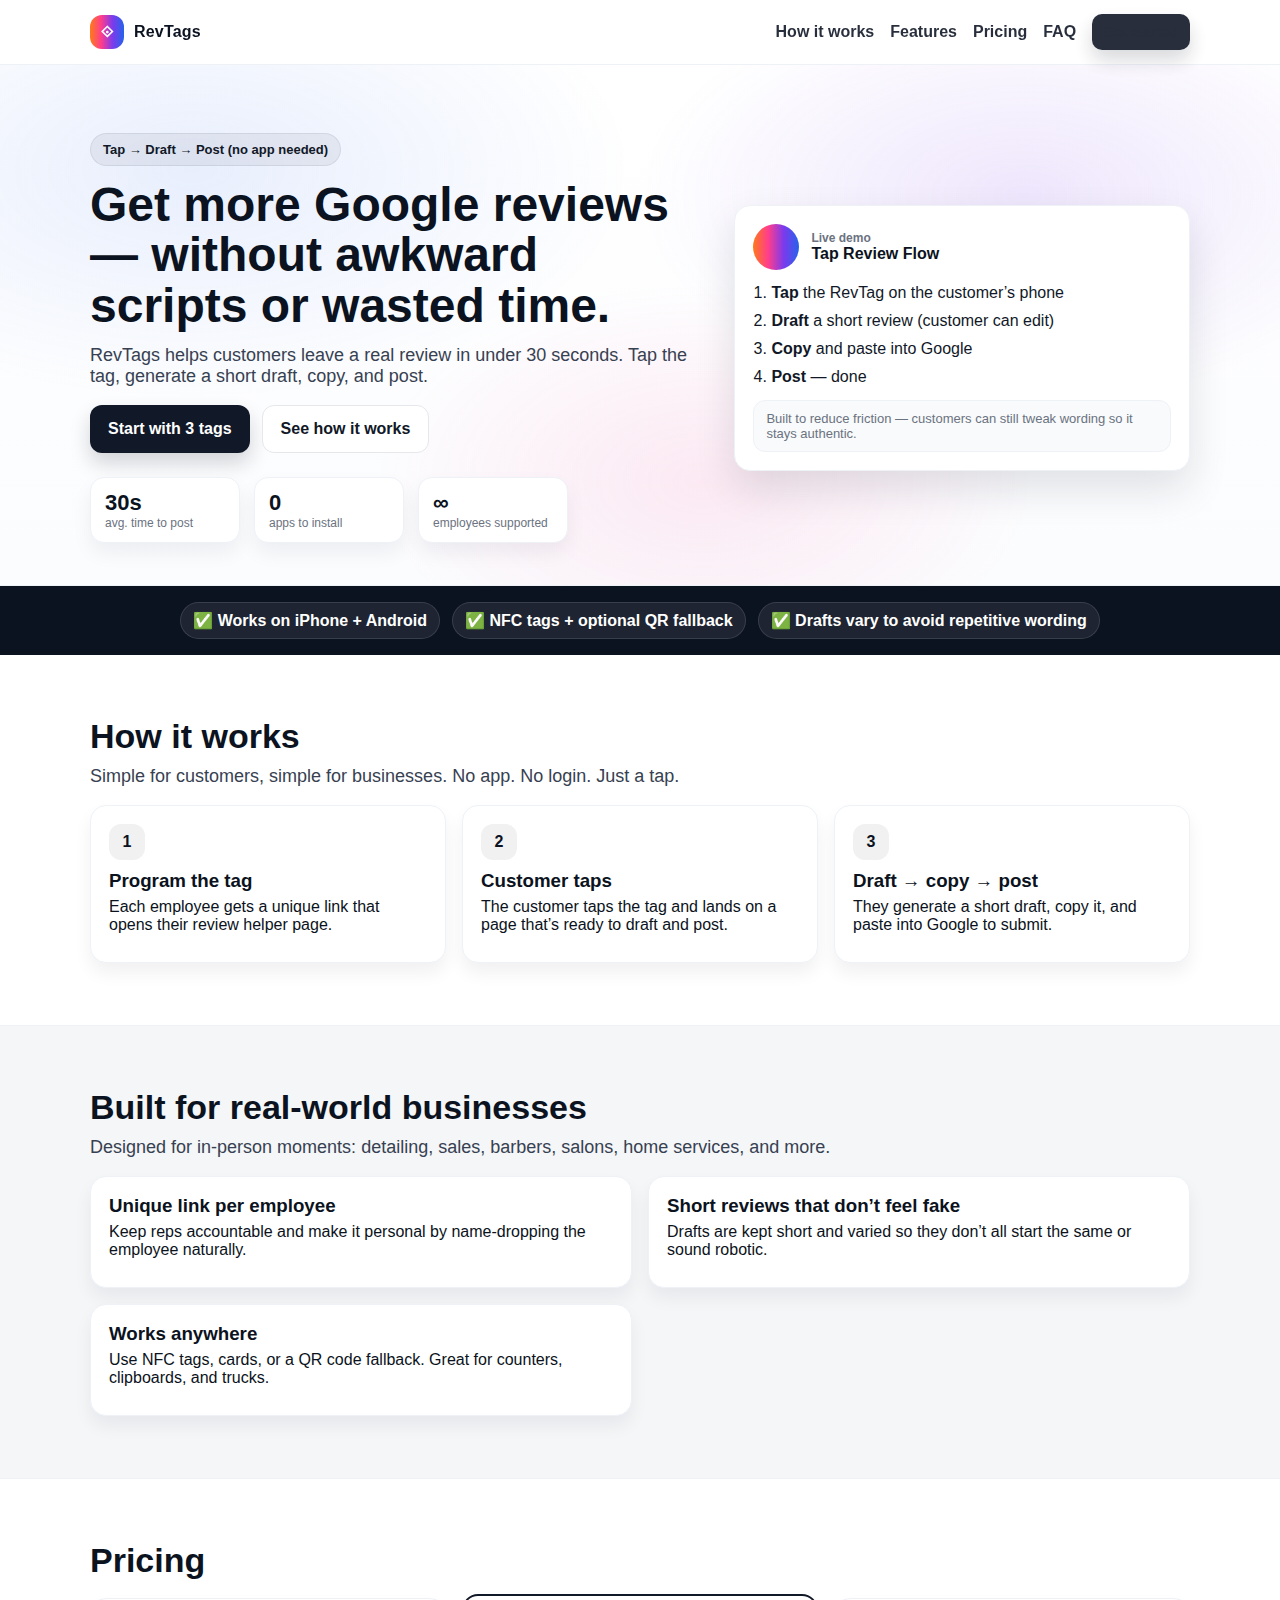
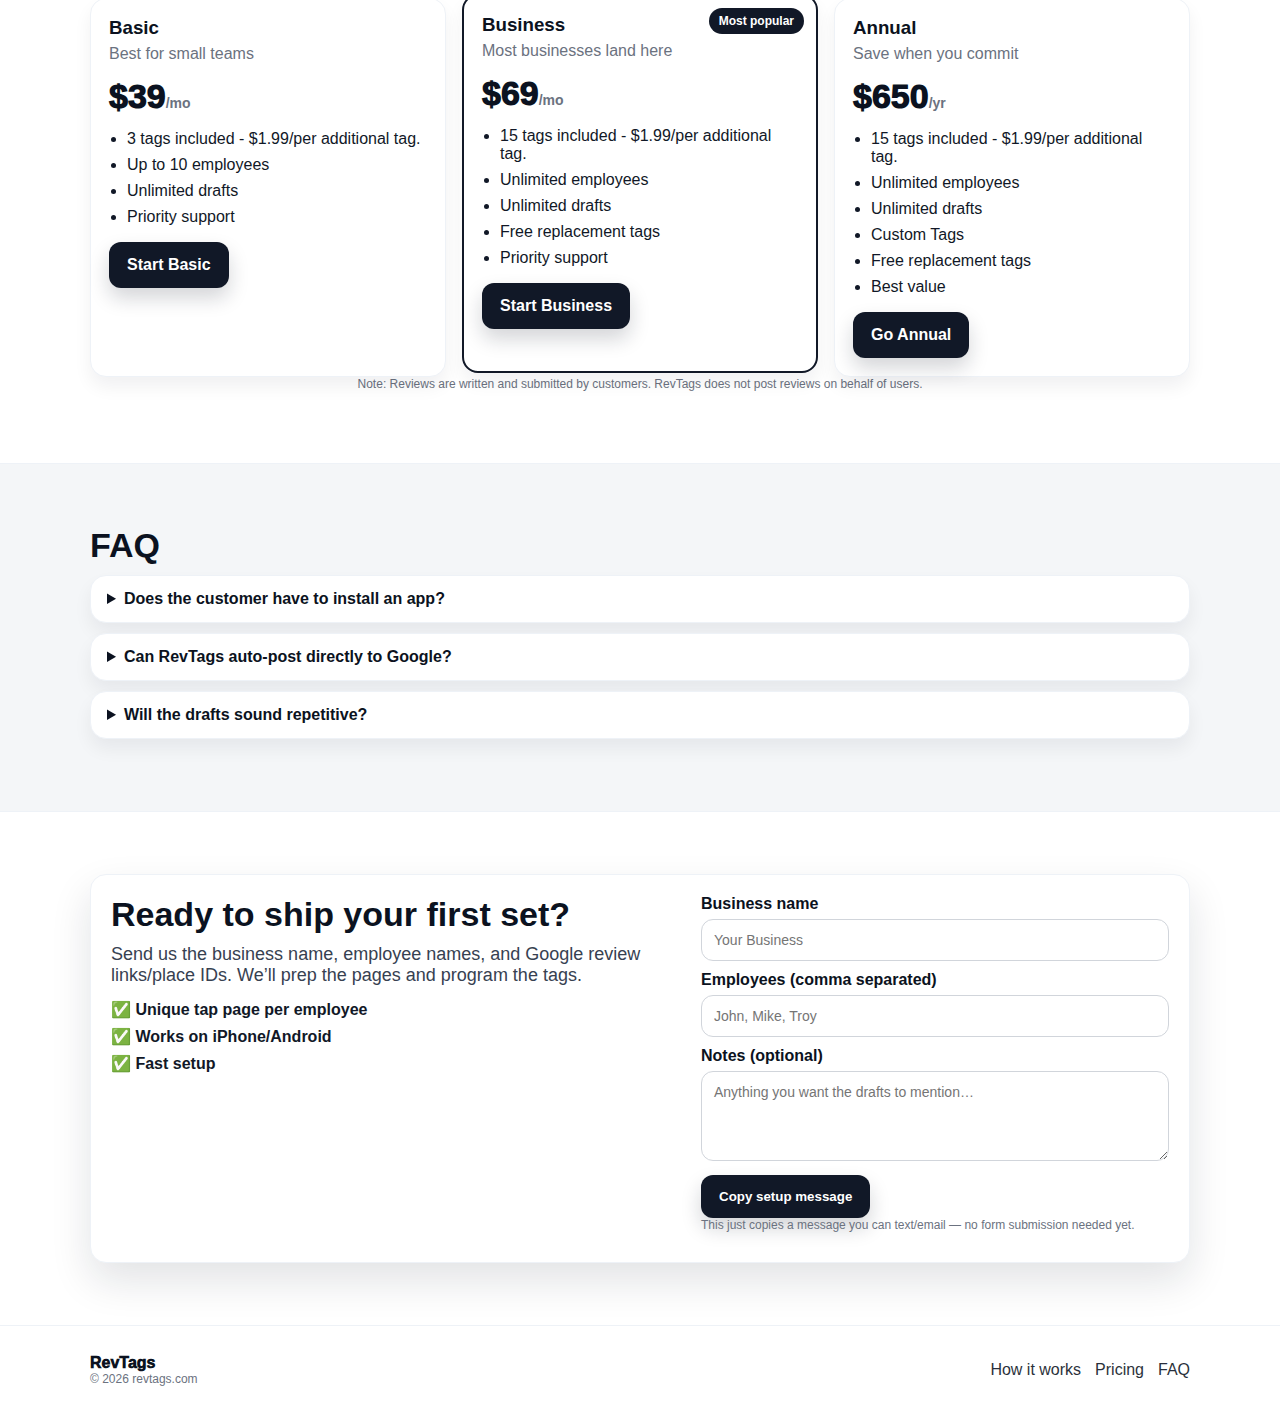
<file: index.html>
<!doctype html>
<html lang="en">
<head>
  <meta charset="UTF-8" />
  <meta name="viewport" content="width=device-width, initial-scale=1" />
  <meta name="description" content="RevTags makes it effortless for customers to leave a real Google review in under 30 seconds — tap, draft, post." />
  <title>RevTags — Tap. Draft. Post.</title>

  <!-- Marketing styles (do NOT replace styles.css; that one is for /r pages) -->
  <link rel="stylesheet" href="marketing.css" />

  <!-- Optional: Add a favicon later -->
  <!-- <link rel="icon" href="/favicon.ico" /> -->
</head>

<body>
  <!-- Top bar -->
  <header class="topbar">
    <div class="container topbar-inner">
      <a class="brand" href="/">
        <span class="brand-mark" aria-hidden="true">⟐</span>
        <span class="brand-name">RevTags</span>
      </a>

      <button class="nav-toggle" id="navToggle" aria-label="Open menu" aria-expanded="false">
        <span></span><span></span><span></span>
      </button>

      <nav class="nav" id="nav">
        <a href="#how">How it works</a>
        <a href="#features">Features</a>
        <a href="#pricing">Pricing</a>
        <a href="#faq">FAQ</a>
        <a class="btn btn-small" href="#contact">Get started</a>
      </nav>
    </div>
  </header>

  <!-- Hero -->
  <main>
    <section class="hero">
      <div class="container hero-grid">
        <div class="hero-copy">
          <div class="pill">Tap → Draft → Post (no app needed)</div>
          <h1>Get more Google reviews — without awkward scripts or wasted time.</h1>
          <p class="sub">
            RevTags helps customers leave a real review in under 30 seconds.
            Tap the tag, generate a short draft, copy, and post.
          </p>

          <div class="cta-row">
            <a class="btn" href="#contact">Start with 3 tags</a>
            <a class="btn btn-ghost" href="#how">See how it works</a>
          </div>

          <div class="trust-row">
            <div class="trust-item">
              <div class="trust-num">30s</div>
              <div class="trust-label">avg. time to post</div>
            </div>
            <div class="trust-item">
              <div class="trust-num">0</div>
              <div class="trust-label">apps to install</div>
            </div>
            <div class="trust-item">
              <div class="trust-num">∞</div>
              <div class="trust-label">employees supported</div>
            </div>
          </div>
        </div>

        <div class="hero-card">
          <div class="demo">
            <div class="demo-top">
              <div class="tag-dot"></div>
              <div class="demo-title">
                <div class="demo-kicker">Live demo</div>
                <div class="demo-head">Tap Review Flow</div>
              </div>
            </div>

            <ol class="demo-steps">
              <li><strong>Tap</strong> the RevTag on the customer’s phone</li>
              <li><strong>Draft</strong> a short review (customer can edit)</li>
              <li><strong>Copy</strong> and paste into Google</li>
              <li><strong>Post</strong> — done</li>
            </ol>

            <div class="demo-note">
              Built to reduce friction — customers can still tweak wording so it stays authentic.
            </div>
          </div>
        </div>
      </div>
    </section>

    <!-- Social proof / credibility -->
    <section class="strip">
      <div class="container strip-inner">
        <div class="strip-item">✅ Works on iPhone + Android</div>
        <div class="strip-item">✅ NFC tags + optional QR fallback</div>
        <div class="strip-item">✅ Drafts vary to avoid repetitive wording</div>
      </div>
    </section>

    <!-- How it works -->
    <section class="section" id="how">
      <div class="container">
        <h2>How it works</h2>
        <p class="lead">Simple for customers, simple for businesses. No app. No login. Just a tap.</p>

        <div class="grid-3">
          <div class="cardx">
            <div class="icon">1</div>
            <h3>Program the tag</h3>
            <p>Each employee gets a unique link that opens their review helper page.</p>
          </div>

          <div class="cardx">
            <div class="icon">2</div>
            <h3>Customer taps</h3>
            <p>The customer taps the tag and lands on a page that’s ready to draft and post.</p>
          </div>

          <div class="cardx">
            <div class="icon">3</div>
            <h3>Draft → copy → post</h3>
            <p>They generate a short draft, copy it, and paste into Google to submit.</p>
          </div>
        </div>
      </div>
    </section>

    <!-- Features -->
    <section class="section soft" id="features">
      <div class="container">
        <h2>Built for real-world businesses</h2>
        <p class="lead">Designed for in-person moments: detailing, sales, barbers, salons, home services, and more.</p>

        <div class="grid-2">
          <div class="feature">
            <h3>Unique link per employee</h3>
            <p>Keep reps accountable and make it personal by name-dropping the employee naturally.</p>
          </div>

          <div class="feature">
            <h3>Short reviews that don’t feel fake</h3>
            <p>Drafts are kept short and varied so they don’t all start the same or sound robotic.</p>
          </div>

      
          <div class="feature">
            <h3>Works anywhere</h3>
            <p>Use NFC tags, cards, or a QR code fallback. Great for counters, clipboards, and trucks.</p>
          </div>
        </div>


    </section>

    <!-- Pricing -->
    <section class="section" id="pricing">
      <div class="container">
        <h2>Pricing</h2>

        <div class="pricing-grid">
          <div class="price">
            <div class="price-head">
              <h3>Basic</h3>
              <p class="muted">Best for small teams</p>
            </div>
            <div class="price-num">$39<span>/mo</span></div>
            <ul>
              <li>3 tags included - $1.99/per additional tag. </li>
              <li>Up to 10 employees</li>
              <li>Unlimited drafts</li>
              <li>Priority support</li>
            </ul>
            <a class="btn" href="#contact">Start Basic</a>
          </div>

          <div class="price featured">
            <div class="badge">Most popular</div>
            <div class="price-head">
              <h3>Business</h3>
              <p class="muted">Most businesses land here</p>
            </div>
            <div class="price-num">$69<span>/mo</span></div>
            <ul>
              <li>15 tags included - $1.99/per additional tag. </li>
              <li>Unlimited employees</li>
              <li>Unlimited drafts</li>
               <li>Free replacement tags</li>
              <li>Priority support</li>
            </ul>
            <a class="btn" href="#contact">Start Business</a>
          </div>

          <div class="price">
            <div class="price-head">
              <h3>Annual</h3>
              <p class="muted">Save when you commit</p>
            </div>
            <div class="price-num">$650<span>/yr</span></div>
            <ul>
              <li>15 tags included - $1.99/per additional tag. </li>
              <li>Unlimited employees</li>
              <li>Unlimited drafts</li>
              <li>Custom Tags</li>
              <li>Free replacement tags</li>
              <li>Best value</li>
            </ul>
            <a class="btn" href="#contact">Go Annual</a>
          </div>
        </div>

        <p class="tiny muted center">
          Note: Reviews are written and submitted by customers. RevTags does not post reviews on behalf of users.
        </p>
      </div>
    </section>

    <!-- FAQ -->
    <section class="section soft" id="faq">
      <div class="container">
        <h2>FAQ</h2>
        <div class="faq">
          <details>
            <summary>Does the customer have to install an app?</summary>
            <p>No. The tag opens a web page. The customer can draft, copy, and paste into Google.</p>
          </details>

          <details>
            <summary>Can RevTags auto-post directly to Google?</summary>
            <p>No — and that’s intentional. The customer submits the review themselves, which keeps things cleaner and more compliant.</p>
          </details>

          <details>
            <summary>Will the drafts sound repetitive?</summary>
            <p>You can tune the AI prompt so reviews stay short, varied, and realistic. Customers can also edit before posting.</p>
          </details>
        </div>
      </div>
    </section>

    <!-- Contact / CTA -->
    <section class="section" id="contact">
      <div class="container">
        <div class="contact">
          <div class="contact-copy">
            <h2>Ready to ship your first set?</h2>
            <p class="lead">
              Send us the business name, employee names, and Google review links/place IDs.
              We’ll prep the pages and program the tags.
            </p>

            <div class="mini-list">
              <div>✅ Unique tap page per employee</div>
              <div>✅ Works on iPhone/Android</div>
              <div>✅ Fast setup</div>
            </div>
          </div>

          <form class="contact-form" onsubmit="return false;">
            <label>
              Business name
              <input id="biz" type="text" placeholder="Your Business" />
            </label>

            <label>
              Employees (comma separated)
              <input id="emps" type="text" placeholder="John, Mike, Troy" />
            </label>

            <label>
              Notes (optional)
              <textarea id="notes" rows="4" placeholder="Anything you want the drafts to mention…"></textarea>
            </label>

            <button class="btn" id="copyEmailBtn" type="button">Copy setup message</button>
            <p class="tiny muted">
              This just copies a message you can text/email — no form submission needed yet.
            </p>
          </form>
        </div>
      </div>
    </section>

    <footer class="footer">
      <div class="container footer-inner">
        <div>
          <div class="footer-brand">RevTags</div>
          <div class="tiny muted">© <span id="year"></span> revtags.com</div>
        </div>
        <div class="footer-links">
          <a href="#how">How it works</a>
          <a href="#pricing">Pricing</a>
          <a href="#faq">FAQ</a>
        </div>
      </div>
    </footer>
  </main>

  <script src="marketing.js"></script>
</body>
</html>
</file>
<file: marketing.css>
/* ---------- Base ---------- */
:root{
  --bg: #0b0f1a;
  --text: #0b1220;
  --muted: #6b7280;
  --soft: #f4f6f8;
  --card: #ffffff;
  --shadow: 0 18px 40px rgba(15, 23, 42, .12);
  --radius: 16px;
  --accent: linear-gradient(90deg,#ff7a18,#ff3d8d,#7c3aed,#2563eb);
}

*{ box-sizing:border-box; }
html,body{ margin:0; padding:0; font-family:-apple-system,BlinkMacSystemFont,"Segoe UI",Roboto,Arial,sans-serif; color:var(--text); background:#fff; }
a{ color:inherit; text-decoration:none; }
.container{ width: min(1100px, calc(100% - 40px)); margin: 0 auto; }

.btn{
  display:inline-flex; align-items:center; justify-content:center;
  padding: 14px 18px;
  border-radius: 12px;
  font-weight: 700;
  border: 0;
  background: #111827;
  color: #fff;
  box-shadow: 0 10px 20px rgba(17,24,39,.18);
  transition: transform .12s ease, box-shadow .12s ease, opacity .12s ease;
}
.btn:hover{ transform: translateY(-1px); box-shadow: 0 14px 28px rgba(17,24,39,.22); }
.btn:active{ transform: translateY(0px) scale(.99); }

.btn-ghost{
  background: #fff;
  color: #111827;
  border: 1px solid #e5e7eb;
  box-shadow: none;
}
.btn-ghost:hover{ box-shadow: 0 12px 22px rgba(15,23,42,.10); }

.btn-small{ padding:10px 12px; border-radius:10px; font-size: 14px; }

h1{ font-size: clamp(32px, 4vw, 48px); line-height: 1.05; margin: 14px 0; }
h2{ font-size: clamp(26px, 3vw, 34px); margin: 0 0 10px; }
h3{ margin: 0 0 6px; }
p{ margin: 0 0 10px; }
.lead{ font-size: 18px; color: #374151; max-width: 760px; }
.muted{ color: var(--muted); }
.tiny{ font-size: 12px; }
.center{ text-align:center; }

/* ---------- Topbar ---------- */
.topbar{
  position: sticky; top:0; z-index: 50;
  background: rgba(255,255,255,.85);
  backdrop-filter: blur(10px);
  border-bottom: 1px solid #eef2f7;
}
.topbar-inner{ display:flex; align-items:center; justify-content:space-between; padding: 14px 0; gap: 16px; }
.brand{ display:flex; align-items:center; gap: 10px; }
.brand-mark{
  width: 34px; height: 34px; border-radius: 12px;
  display:grid; place-items:center;
  background: var(--accent);
  color:#fff; font-weight:900;
}
.brand-name{ font-weight: 900; letter-spacing:.2px; }

.nav{ display:flex; align-items:center; gap: 16px; }
.nav a{ color:#111827; font-weight: 650; opacity:.9; }
.nav a:hover{ opacity:1; }

.nav-toggle{
  display:none;
  width:44px; height:44px; border-radius:12px;
  border: 1px solid #e5e7eb; background:#fff;
}
.nav-toggle span{ display:block; height:2px; background:#111827; margin:8px 10px; border-radius:2px; }

/* ---------- Hero ---------- */
.hero{
  padding: 68px 0 42px;
  background:
    radial-gradient(800px 420px at 15% 20%, rgba(37,99,235,.10), transparent 55%),
    radial-gradient(700px 380px at 80% 25%, rgba(124,58,237,.12), transparent 55%),
    radial-gradient(600px 360px at 55% 80%, rgba(255,61,141,.10), transparent 55%),
    linear-gradient(180deg, #ffffff, #fbfcfe);
  border-bottom: 1px solid #eef2f7;
}
.hero-grid{
  display:grid;
  grid-template-columns: 1.15fr .85fr;
  gap: 28px;
  align-items: center;
}
.pill{
  display:inline-flex;
  padding: 8px 12px;
  border-radius: 999px;
  background: rgba(17,24,39,.06);
  border: 1px solid rgba(17,24,39,.08);
  font-weight: 700;
  color:#111827;
  font-size: 13px;
}
.sub{ font-size: 18px; color:#374151; max-width: 620px; }
.cta-row{ display:flex; gap:12px; margin-top: 18px; flex-wrap: wrap; }

.trust-row{
  display:flex; gap: 14px; margin-top: 24px; flex-wrap:wrap;
}
.trust-item{
  background:#fff;
  border: 1px solid #eef2f7;
  border-radius: 14px;
  padding: 12px 14px;
  box-shadow: 0 10px 20px rgba(15,23,42,.06);
  min-width: 150px;
}
.trust-num{ font-weight: 900; font-size: 22px; }
.trust-label{ color: var(--muted); font-size: 12px; }

/* Hero demo card */
.hero-card .demo{
  background: #fff;
  border: 1px solid #eef2f7;
  border-radius: var(--radius);
  padding: 18px;
  box-shadow: var(--shadow);
}
.demo-top{ display:flex; align-items:center; gap: 12px; }
.tag-dot{
  width: 46px; height: 46px; border-radius: 999px;
  background: var(--accent);
}
.demo-kicker{ font-size: 12px; color: var(--muted); font-weight: 750; }
.demo-head{ font-weight: 900; }
.demo-steps{ margin: 14px 0 0; padding-left: 18px; color:#111827; }
.demo-steps li{ margin: 10px 0; }
.demo-note{
  margin-top: 14px;
  font-size: 13px;
  color: var(--muted);
  background: #f8fafc;
  border: 1px solid #eef2f7;
  border-radius: 12px;
  padding: 10px 12px;
}

/* ---------- Strip ---------- */
.strip{
  padding: 16px 0;
  background: #0b1220;
  color: #fff;
}
.strip-inner{
  display:flex; gap: 12px; flex-wrap:wrap; justify-content:center;
  font-weight: 650;
}
.strip-item{
  padding: 8px 12px;
  border-radius: 999px;
  background: rgba(255,255,255,.08);
  border: 1px solid rgba(255,255,255,.12);
}

/* ---------- Sections ---------- */
.section{ padding: 62px 0; }
.section.soft{ background: var(--soft); border-top: 1px solid #eef2f7; border-bottom: 1px solid #eef2f7; }

.grid-3{
  display:grid;
  grid-template-columns: repeat(3, 1fr);
  gap: 16px;
  margin-top: 18px;
}
.grid-2{
  display:grid;
  grid-template-columns: repeat(2, 1fr);
  gap: 16px;
  margin-top: 18px;
}

.cardx{
  background: #fff;
  border: 1px solid #eef2f7;
  border-radius: var(--radius);
  padding: 18px;
  box-shadow: 0 10px 18px rgba(15,23,42,.06);
}
.icon{
  width: 36px; height: 36px; border-radius: 12px;
  display:grid; place-items:center;
  background: rgba(17,24,39,.06);
  font-weight: 900;
  margin-bottom: 10px;
}

.feature{
  background:#fff;
  border: 1px solid #eef2f7;
  border-radius: var(--radius);
  padding: 18px;
  box-shadow: 0 10px 18px rgba(15,23,42,.06);
}

.callout{
  margin-top: 18px;
  background: #fff;
  border: 1px solid #eef2f7;
  border-radius: var(--radius);
  padding: 18px;
  display:flex;
  align-items:center;
  justify-content:space-between;
  gap: 12px;
  box-shadow: 0 12px 22px rgba(15,23,42,.08);
}
.callout h3{ margin:0 0 4px; }

/* ---------- Pricing ---------- */
.pricing-grid{
  display:grid;
  grid-template-columns: repeat(3, 1fr);
  gap: 16px;
  margin-top: 18px;
}
.price{
  background:#fff;
  border: 1px solid #eef2f7;
  border-radius: var(--radius);
  padding: 18px;
  box-shadow: 0 10px 18px rgba(15,23,42,.06);
  position: relative;
}
.price.featured{
  border: 2px solid #111827;
  transform: translateY(-4px);
}
.badge{
  position:absolute; top: 12px; right: 12px;
  font-size: 12px; font-weight: 800;
  padding: 6px 10px;
  border-radius: 999px;
  background: #111827;
  color:#fff;
}
.price-head p{ margin: 0; }
.price-num{
  font-size: 34px; font-weight: 950;
  margin: 14px 0;
}
.price-num span{ font-size: 14px; font-weight: 800; color: var(--muted); }
.price ul{ margin: 0 0 16px; padding-left: 18px; color:#111827; }
.price li{ margin: 8px 0; }

/* ---------- FAQ ---------- */
.faq details{
  background:#fff;
  border: 1px solid #eef2f7;
  border-radius: var(--radius);
  padding: 14px 16px;
  box-shadow: 0 10px 18px rgba(15,23,42,.06);
  margin: 10px 0;
}
.faq summary{ cursor:pointer; font-weight: 800; }
.faq p{ margin-top: 10px; color:#374151; }

/* ---------- Contact ---------- */
.contact{
  background:#fff;
  border: 1px solid #eef2f7;
  border-radius: var(--radius);
  padding: 20px;
  box-shadow: var(--shadow);
  display:grid;
  grid-template-columns: 1.1fr .9fr;
  gap: 18px;
}
.mini-list{ display:grid; gap: 8px; margin-top: 14px; color:#111827; font-weight:650; }

.contact-form label{ display:block; font-weight: 750; margin-bottom: 10px; }
.contact-form input, .contact-form textarea{
  width: 100%;
  margin-top: 6px;
  padding: 12px 12px;
  border-radius: 12px;
  border: 1px solid #d1d5db;
  font-family: inherit;
  font-size: 14px;
}
.contact-form textarea{ resize: vertical; }
.contact-form input:focus, .contact-form textarea:focus{
  outline: none;
  border-color: #111827;
}

/* ---------- Footer ---------- */
.footer{
  padding: 28px 0;
  border-top: 1px solid #eef2f7;
  background:#fff;
}
.footer-inner{
  display:flex; align-items:center; justify-content:space-between; gap: 16px; flex-wrap:wrap;
}
.footer-brand{ font-weight: 950; }
.footer-links{ display:flex; gap: 14px; color:#111827; opacity:.9; }
.footer-links a:hover{ opacity:1; }

/* ---------- Mobile ---------- */
@media (max-width: 900px){
  .hero-grid{ grid-template-columns: 1fr; }
  .grid-3{ grid-template-columns: 1fr; }
  .grid-2{ grid-template-columns: 1fr; }
  .pricing-grid{ grid-template-columns: 1fr; }
  .contact{ grid-template-columns: 1fr; }
}

@media (max-width: 720px){
  .nav-toggle{ display:block; }
  .nav{
    position: absolute;
    top: 64px;
    right: 20px;
    left: 20px;
    background:#fff;
    border: 1px solid #eef2f7;
    border-radius: 14px;
    padding: 12px;
    box-shadow: var(--shadow);
    display:none;
    flex-direction:column;
    gap: 10px;
  }
  .nav.open{ display:flex; }
}
</file>
